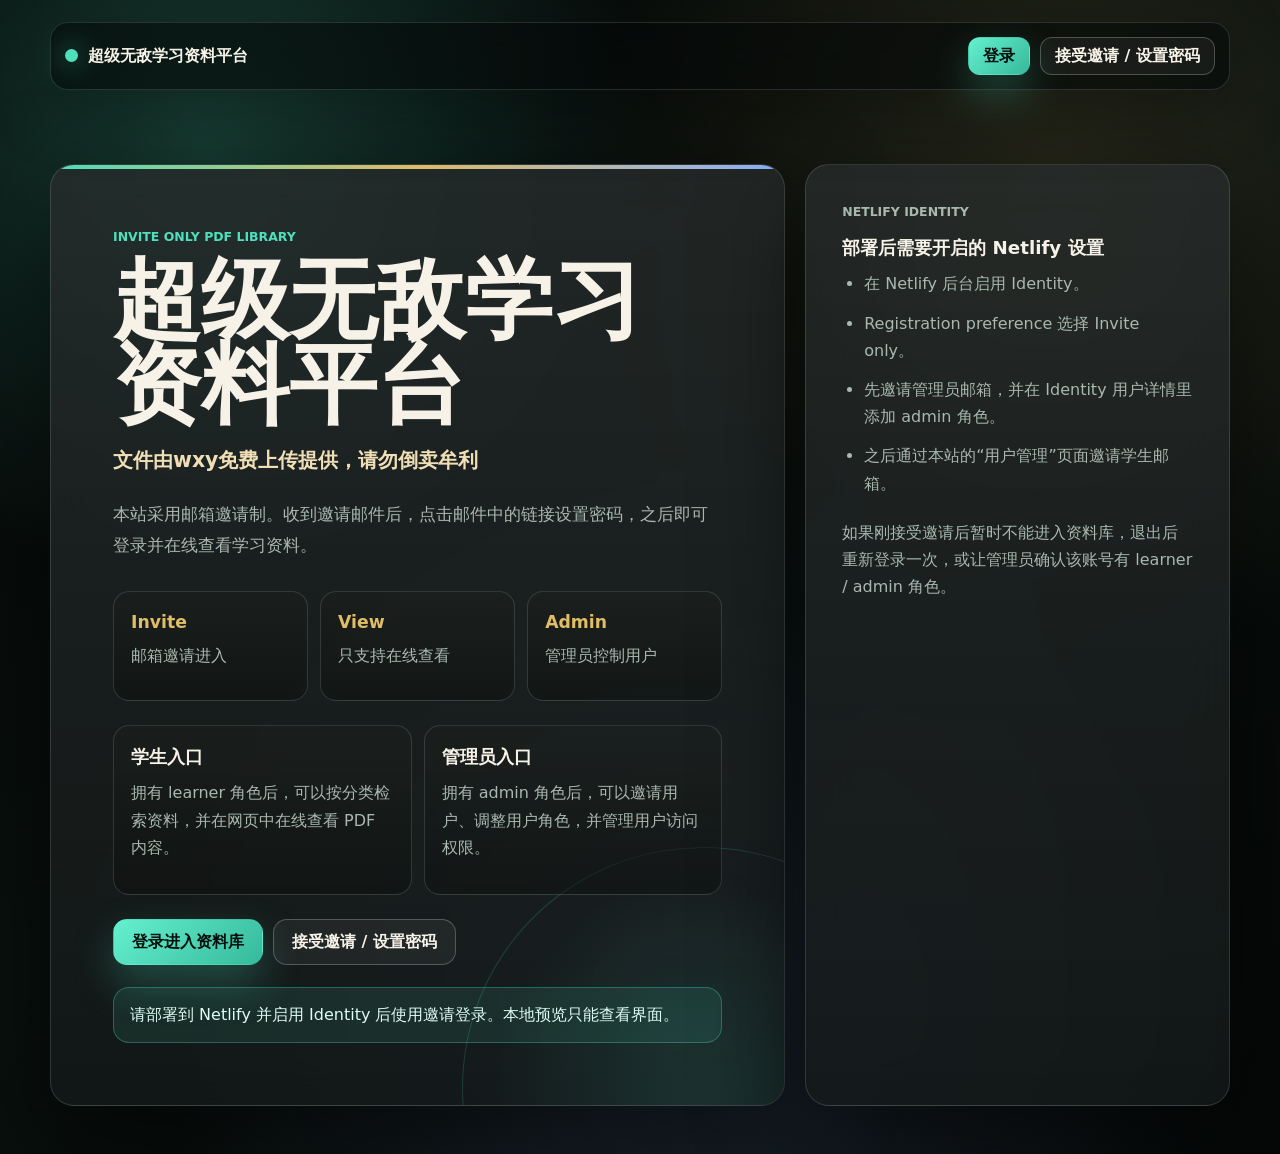
<file: index.html>
<!doctype html>
<html lang="zh-CN">
  <head>
    <meta charset="UTF-8" />
    <meta name="viewport" content="width=device-width, initial-scale=1.0" />
    <meta
      name="description"
      content="超级无敌学习资料平台，采用 Netlify Identity 邀请制登录，登录后在线查看 PDF 学习资料。"
    />
    <title>超级无敌学习资料平台</title>
    <link rel="preconnect" href="https://identity.netlify.com" />
    <link rel="dns-prefetch" href="https://identity.netlify.com" />
    <link rel="stylesheet" href="./src/styles.css" />
    <style>
      :root {
        color-scheme: dark;
        --bg: #050706;
        --ink: #f6f2e8;
        --muted: #aab8b0;
        --soft: #7e8c85;
        --line: rgba(223, 236, 226, 0.15);
        --line-strong: rgba(223, 236, 226, 0.26);
        --panel: rgba(13, 19, 18, 0.78);
        --panel-strong: rgba(18, 27, 25, 0.9);
        --green: #4ee0bd;
        --gold: #e0bd67;
        --blue: #8bb5ff;
        --shadow: 0 34px 100px rgba(0, 0, 0, 0.58);
      }

      * {
        box-sizing: border-box;
      }

      [hidden] {
        display: none !important;
      }

      html,
      body {
        margin: 0;
        min-height: 100%;
        background: var(--bg);
        color: var(--ink);
        font-family:
          Inter, ui-sans-serif, system-ui, -apple-system, BlinkMacSystemFont, "Segoe UI", "Microsoft YaHei",
          sans-serif;
      }

      body {
        background:
          radial-gradient(circle at 16% 12%, rgba(78, 224, 189, 0.24), transparent 28rem),
          radial-gradient(circle at 82% 16%, rgba(224, 189, 103, 0.14), transparent 30rem),
          radial-gradient(circle at 55% 88%, rgba(139, 181, 255, 0.16), transparent 34rem),
          linear-gradient(145deg, #050706 0%, #09100e 48%, #050706 100%);
      }

      body::before {
        content: "";
        position: fixed;
        inset: 0;
        pointer-events: none;
        background-image:
          linear-gradient(rgba(255, 255, 255, 0.035) 1px, transparent 1px),
          linear-gradient(90deg, rgba(255, 255, 255, 0.026) 1px, transparent 1px);
        background-size: 54px 54px;
        mask-image: linear-gradient(to bottom, rgba(0, 0, 0, 0.72), transparent 82%);
      }

      .auth-view {
        min-height: 100vh;
        padding: 22px;
      }

      .auth-nav {
        position: relative;
        z-index: 2;
        display: flex;
        justify-content: space-between;
        align-items: center;
        width: min(1180px, 100%);
        margin: 0 auto 18px;
        padding: 14px;
        border: 1px solid var(--line);
        border-radius: 18px;
        background: rgba(5, 8, 7, 0.58);
        box-shadow: 0 20px 70px rgba(0, 0, 0, 0.24);
        backdrop-filter: blur(20px);
      }

      .auth-nav strong {
        display: inline-flex;
        align-items: center;
        gap: 10px;
        font-size: 1rem;
      }

      .auth-nav strong span {
        width: 13px;
        height: 13px;
        border-radius: 99px;
        background: var(--green);
        box-shadow: 0 0 28px rgba(78, 224, 189, 0.9);
      }

      .auth-nav div,
      .auth-actions {
        display: flex;
        flex-wrap: wrap;
        gap: 10px;
      }

      .auth-shell {
        position: relative;
        z-index: 1;
        display: grid;
        grid-template-columns: minmax(0, 1.35fr) minmax(320px, 0.78fr);
        gap: 20px;
        width: min(1180px, 100%);
        margin: 0 auto;
      }

      .auth-card {
        border: 1px solid var(--line);
        border-radius: 24px;
        background:
          linear-gradient(180deg, rgba(255, 255, 255, 0.085), rgba(255, 255, 255, 0.025)),
          var(--panel);
        box-shadow: var(--shadow);
        backdrop-filter: blur(24px);
      }

      .hero-card {
        position: relative;
        overflow: hidden;
        padding: clamp(28px, 6vw, 62px);
      }

      .hero-card::before {
        content: "";
        position: absolute;
        inset: 0 0 auto;
        height: 4px;
        pointer-events: none;
        background: linear-gradient(90deg, var(--green), var(--gold), var(--blue));
      }

      .hero-card::after {
        content: "";
        position: absolute;
        right: -10rem;
        bottom: -14rem;
        width: 30rem;
        height: 30rem;
        border: 1px solid rgba(78, 224, 189, 0.18);
        border-radius: 999px;
        pointer-events: none;
        background: radial-gradient(circle, rgba(78, 224, 189, 0.12), transparent 64%);
      }

      .hero-card > * {
        position: relative;
        z-index: 1;
      }

      .eyebrow,
      .panel-kicker {
        margin: 0 0 12px;
        color: var(--green);
        font-size: 0.78rem;
        font-weight: 900;
        letter-spacing: 0;
        text-transform: uppercase;
      }

      h1 {
        max-width: 760px;
        margin: 0 0 18px;
        font-size: clamp(2.55rem, 7vw, 5.5rem);
        line-height: 0.96;
        letter-spacing: 0;
      }

      h2,
      h3,
      p {
        margin-top: 0;
      }

      .subtitle {
        max-width: 680px;
        margin-bottom: 22px;
        color: #f0dfb6;
        font-size: clamp(1.04rem, 2vw, 1.28rem);
        font-weight: 720;
      }

      .auth-copy {
        max-width: 720px;
        margin-bottom: 0;
        color: var(--muted);
        font-size: 1.08rem;
        line-height: 1.8;
      }

      .hero-metrics,
      .entry-grid {
        display: grid;
        grid-template-columns: repeat(3, minmax(0, 1fr));
        gap: 12px;
        margin: 30px 0 24px;
      }

      .entry-grid {
        grid-template-columns: repeat(2, minmax(0, 1fr));
        margin-top: 0;
      }

      .hero-metrics div,
      .entry-grid article {
        min-height: 110px;
        padding: 17px;
        border: 1px solid var(--line);
        border-radius: 16px;
        background:
          linear-gradient(180deg, rgba(255, 255, 255, 0.055), rgba(255, 255, 255, 0.018)),
          rgba(3, 7, 6, 0.48);
      }

      .hero-metrics strong {
        display: block;
        margin-bottom: 6px;
        color: var(--gold);
        font-size: 1.08rem;
      }

      .hero-metrics span,
      .entry-grid p,
      .setup-card p,
      .setup-card li {
        color: var(--muted);
        line-height: 1.7;
      }

      .entry-grid h2,
      .setup-card h2 {
        margin-bottom: 8px;
        font-size: 1.14rem;
      }

      .button {
        display: inline-flex;
        position: relative;
        z-index: 2;
        justify-content: center;
        align-items: center;
        min-height: 46px;
        padding: 0 18px;
        border: 1px solid transparent;
        border-radius: 14px;
        font: inherit;
        font-weight: 860;
        text-decoration: none;
        cursor: pointer;
        transition: transform 160ms ease, box-shadow 160ms ease, border-color 160ms ease, background 160ms ease;
      }

      .button:hover {
        transform: translateY(-1px);
      }

      .button.primary {
        background: linear-gradient(135deg, #64f0ce, #36b99c);
        color: #04100d;
        box-shadow: 0 18px 40px rgba(78, 224, 189, 0.28);
      }

      .button.secondary {
        border-color: var(--line-strong);
        background: rgba(255, 255, 255, 0.052);
        color: var(--ink);
      }

      .button.compact {
        min-height: 38px;
        border-radius: 12px;
        padding-inline: 14px;
      }

      .notice {
        margin: 22px 0 0;
        padding: 14px 16px;
        border: 1px solid rgba(78, 224, 189, 0.32);
        border-radius: 16px;
        background: rgba(78, 224, 189, 0.105);
        color: #defcf4;
        line-height: 1.65;
      }

      .setup-card {
        padding: clamp(24px, 4vw, 36px);
      }

      .setup-card ul {
        margin: 0 0 22px;
        padding-left: 22px;
      }

      .setup-card li {
        margin-bottom: 12px;
      }

      .invite-modal {
        position: fixed;
        inset: 0;
        z-index: 100;
        display: grid;
        place-items: start center;
        overflow: auto;
        padding: max(18px, env(safe-area-inset-top)) 14px max(24px, env(safe-area-inset-bottom));
        background: rgba(0, 0, 0, 0.62);
        backdrop-filter: blur(20px);
      }

      .invite-window {
        width: min(560px, 100%);
        max-height: calc(100dvh - 32px);
        border: 1px solid var(--line-strong);
        border-radius: 24px;
        background:
          linear-gradient(180deg, rgba(255, 255, 255, 0.095), rgba(255, 255, 255, 0.035)),
          rgba(10, 16, 15, 0.96);
        box-shadow: 0 34px 120px rgba(0, 0, 0, 0.65);
        overflow: auto;
      }

      .invite-window header {
        display: flex;
        justify-content: space-between;
        gap: 16px;
        padding: 22px 22px 14px;
        border-bottom: 1px solid var(--line);
      }

      .invite-window h2 {
        margin-bottom: 6px;
      }

      .invite-window p {
        margin-bottom: 0;
        color: var(--muted);
        line-height: 1.65;
      }

      .invite-close {
        display: inline-flex;
        justify-content: center;
        align-items: center;
        flex: 0 0 auto;
        width: 38px;
        height: 38px;
        border: 1px solid var(--line-strong);
        border-radius: 12px;
        background: rgba(255, 255, 255, 0.055);
        color: var(--ink);
        cursor: pointer;
        font: inherit;
        font-size: 1.35rem;
      }

      .invite-form {
        display: grid;
        gap: 14px;
        padding: 20px 22px 22px;
      }

      .invite-form label {
        display: grid;
        gap: 7px;
      }

      .invite-form label span {
        color: #dbe8df;
        font-weight: 800;
      }

      .invite-form input {
        width: 100%;
        min-height: 48px;
        padding: 10px 13px;
        border: 1px solid var(--line-strong);
        border-radius: 14px;
        outline: 0;
        background: rgba(0, 0, 0, 0.38);
        color: var(--ink);
        font: inherit;
        overflow: hidden;
        text-overflow: ellipsis;
      }

      .invite-form input:focus {
        border-color: rgba(78, 224, 189, 0.72);
        box-shadow: 0 0 0 4px rgba(78, 224, 189, 0.13);
      }

      .invite-grid {
        display: grid;
        grid-template-columns: repeat(2, minmax(0, 1fr));
        gap: 12px;
      }

      .invite-status {
        min-height: 24px;
        margin: 0;
        color: var(--muted);
      }

      .invite-status[data-type='error'] {
        color: #ffb0a4;
      }

      .invite-status[data-type='success'] {
        color: #91f2dc;
      }

      @media (max-width: 900px) {
        .auth-shell {
          grid-template-columns: 1fr;
        }
      }

      @media (max-width: 640px) {
        .auth-view {
          padding: 12px;
        }

        .auth-nav {
          align-items: stretch;
          flex-direction: column;
          gap: 12px;
        }

        .auth-nav div,
        .auth-actions,
        .hero-metrics,
        .entry-grid {
          display: grid;
          grid-template-columns: 1fr;
        }

        .hero-card {
          padding: 26px 20px;
        }

        .invite-grid {
          grid-template-columns: 1fr;
        }

        .invite-window {
          border-radius: 18px;
        }

        .invite-window header,
        .invite-form {
          padding-inline: 16px;
        }

        .invite-window h2 {
          font-size: 1.45rem;
        }
      }
    </style>
    <script src="./src/app.js" defer></script>
  </head>
  <body>
    <section class="auth-view" id="authView">
      <nav class="auth-nav">
        <strong><span></span>超级无敌学习资料平台</strong>
        <div>
          <button class="button primary compact" id="loginButton" type="button">登录</button>
          <button class="button secondary compact" id="acceptInviteButton" type="button">
            接受邀请 / 设置密码
          </button>
        </div>
      </nav>

      <main class="auth-shell">
        <section class="auth-card hero-card">
          <p class="eyebrow">Invite Only PDF Library</p>
          <h1>超级无敌学习资料平台</h1>
          <p class="subtitle">文件由wxy免费上传提供，请勿倒卖牟利</p>
          <p class="auth-copy">
            本站采用邮箱邀请制。收到邀请邮件后，点击邮件中的链接设置密码，之后即可登录并在线查看学习资料。
          </p>
          <div class="hero-metrics" aria-label="平台能力">
            <div>
              <strong>Invite</strong>
              <span>邮箱邀请进入</span>
            </div>
            <div>
              <strong>View</strong>
              <span>只支持在线查看</span>
            </div>
            <div>
              <strong>Admin</strong>
              <span>管理员控制用户</span>
            </div>
          </div>

          <div class="entry-grid">
            <article>
              <h2>学生入口</h2>
              <p>拥有 learner 角色后，可以按分类检索资料，并在网页中在线查看 PDF 内容。</p>
            </article>
            <article>
              <h2>管理员入口</h2>
              <p>拥有 admin 角色后，可以邀请用户、调整用户角色，并管理用户访问权限。</p>
            </article>
          </div>

          <div class="auth-actions">
            <button class="button primary" id="loginHeroButton" type="button">登录进入资料库</button>
            <button class="button secondary" id="inviteHeroButton" type="button">接受邀请 / 设置密码</button>
          </div>

          <p class="notice" id="authStatus" aria-live="polite">
            请登录；如果你是第一次进入，请先在“接受邀请 / 设置密码”处完成账号设置。
          </p>
        </section>

        <aside class="auth-card setup-card">
          <p class="panel-kicker">Netlify Identity</p>
          <h2>部署后需要开启的 Netlify 设置</h2>
          <ul>
            <li>在 Netlify 后台启用 Identity。</li>
            <li>Registration preference 选择 Invite only。</li>
            <li>先邀请管理员邮箱，并在 Identity 用户详情里添加 admin 角色。</li>
            <li>之后通过本站的“用户管理”页面邀请学生邮箱。</li>
          </ul>
          <p>
            如果刚接受邀请后暂时不能进入资料库，退出后重新登录一次，或让管理员确认该账号有
            learner / admin 角色。
          </p>
        </aside>
      </main>
    </section>

    <section class="invite-modal" id="inviteDialog" aria-labelledby="inviteDialogTitle" hidden>
      <div class="invite-window" role="dialog" aria-modal="true">
        <header>
          <div>
            <p class="panel-kicker">Accept Invitation</p>
            <h2 id="inviteDialogTitle">接受邀请 / 设置密码</h2>
            <p>从邮箱点进来会自动填入邀请码；也可以手动粘贴邀请邮件链接或邀请码。</p>
          </div>
          <button class="invite-close" id="closeInviteDialog" type="button" aria-label="关闭邀请窗口">×</button>
        </header>
        <form class="invite-form" id="inviteForm">
          <label>
            <span>邀请邮件链接</span>
            <input id="inviteLinkInput" type="url" placeholder="粘贴邀请邮件按钮里的完整链接" />
          </label>
          <label>
            <span>邀请码</span>
            <input id="inviteTokenInput" type="text" placeholder="如果链接里有 invite_token，会自动填入这里" autocomplete="one-time-code" />
          </label>
          <div class="invite-grid">
            <label>
              <span>设置密码</span>
              <input id="invitePassword" type="password" autocomplete="new-password" required />
            </label>
            <label>
              <span>再次输入密码</span>
              <input id="invitePasswordConfirm" type="password" autocomplete="new-password" required />
            </label>
          </div>
          <button class="button primary" type="submit">设置密码并完成注册</button>
          <p class="invite-status" id="inviteStatus" aria-live="polite"></p>
        </form>
      </div>
    </section>

    <section class="app-view" id="appView" hidden>
      <header class="site-header">
        <div class="shell header-grid">
          <div>
            <p class="eyebrow">Private PDF Library</p>
            <h1>超级无敌学习资料平台</h1>
            <p class="subtitle">文件由wxy免费上传提供，请勿倒卖牟利</p>
          </div>
          <div class="header-side">
            <div class="stats" aria-label="资料库统计">
              <div>
                <strong id="totalCount">0</strong>
                <span>份资料</span>
              </div>
              <div>
                <strong id="categoryCount">0</strong>
                <span>个分类</span>
              </div>
            </div>
            <div class="session-box">
              <span id="userEmail">未登录</span>
              <strong id="roleBadge">learner</strong>
            </div>
            <div class="session-actions">
              <a class="button secondary" id="contentAdminLink" href="./admin/" hidden>资料后台</a>
              <button class="button secondary" id="userAdminButton" type="button" hidden>用户管理</button>
              <button class="button secondary" id="logoutButton" type="button">退出登录</button>
            </div>
          </div>
        </div>
      </header>

      <section class="shell user-admin-panel" id="userAdminPanel" hidden>
        <div class="panel-head">
          <div>
            <h2>用户管理</h2>
            <p>邀请学生邮箱、设置 learner / admin 角色，或移除不再需要的账号。</p>
          </div>
          <button class="close-button" id="closeUserAdmin" type="button" aria-label="关闭用户管理">×</button>
        </div>

        <div class="admin-layout">
          <form class="manager-form" id="inviteUserForm">
            <h3>邀请新用户</h3>
            <label>
              <span>邮箱</span>
              <input id="inviteEmail" type="email" placeholder="student@example.com" required />
            </label>
            <label>
              <span>角色</span>
              <select id="inviteRole">
                <option value="learner">learner 学生</option>
                <option value="admin">admin 管理员</option>
              </select>
            </label>
            <button class="button primary" type="submit">发送邀请</button>
          </form>

          <div class="manager-form user-list-card">
            <div class="list-head">
              <h3>已有用户</h3>
              <button class="button secondary compact" id="refreshUsers" type="button">刷新</button>
            </div>
            <div class="user-list" id="userList"></div>
          </div>
        </div>
        <p class="form-status" id="userAdminStatus" aria-live="polite"></p>
      </section>

      <main class="shell page-layout">
        <aside class="filter-panel" aria-label="分类筛选">
          <div class="panel-head">
            <h2>分类</h2>
            <button class="ghost-button" id="clearFilters" type="button">重置</button>
          </div>
          <nav class="category-list" id="categoryList"></nav>
        </aside>

        <section class="content-area" aria-labelledby="libraryTitle">
          <div class="toolbar">
            <div>
              <h2 id="libraryTitle">全部资料</h2>
              <p id="resultSummary">正在载入资料...</p>
            </div>
            <label class="search-box">
              <span class="search-icon" aria-hidden="true">⌕</span>
              <input
                id="searchInput"
                type="search"
                autocomplete="off"
                placeholder="搜索标题、简介或标签"
              />
            </label>
          </div>

          <section class="viewer-panel" id="viewerPanel" hidden>
            <div class="viewer-head">
              <div>
                <h3 id="viewerTitle">在线查看</h3>
                <p id="viewerMeta"></p>
              </div>
              <div class="viewer-actions">
                <button class="viewer-action-button" id="fullscreenViewer" type="button" aria-label="全屏查看 PDF">
                  全屏查看
                </button>
                <button class="close-button" id="closeViewer" type="button" aria-label="关闭预览">×</button>
              </div>
            </div>
            <div class="pdf-canvas-viewer" id="pdfViewer" role="document" aria-label="PDF 在线预览"></div>
          </section>

          <div class="pdf-grid" id="pdfGrid" aria-live="polite"></div>
          <div class="empty-state" id="emptyState" hidden>
            <h3>没有找到匹配的 PDF</h3>
            <p>可以调整搜索词或切换分类。</p>
          </div>
        </section>
      </main>
    </section>
  </body>
</html>
</file>
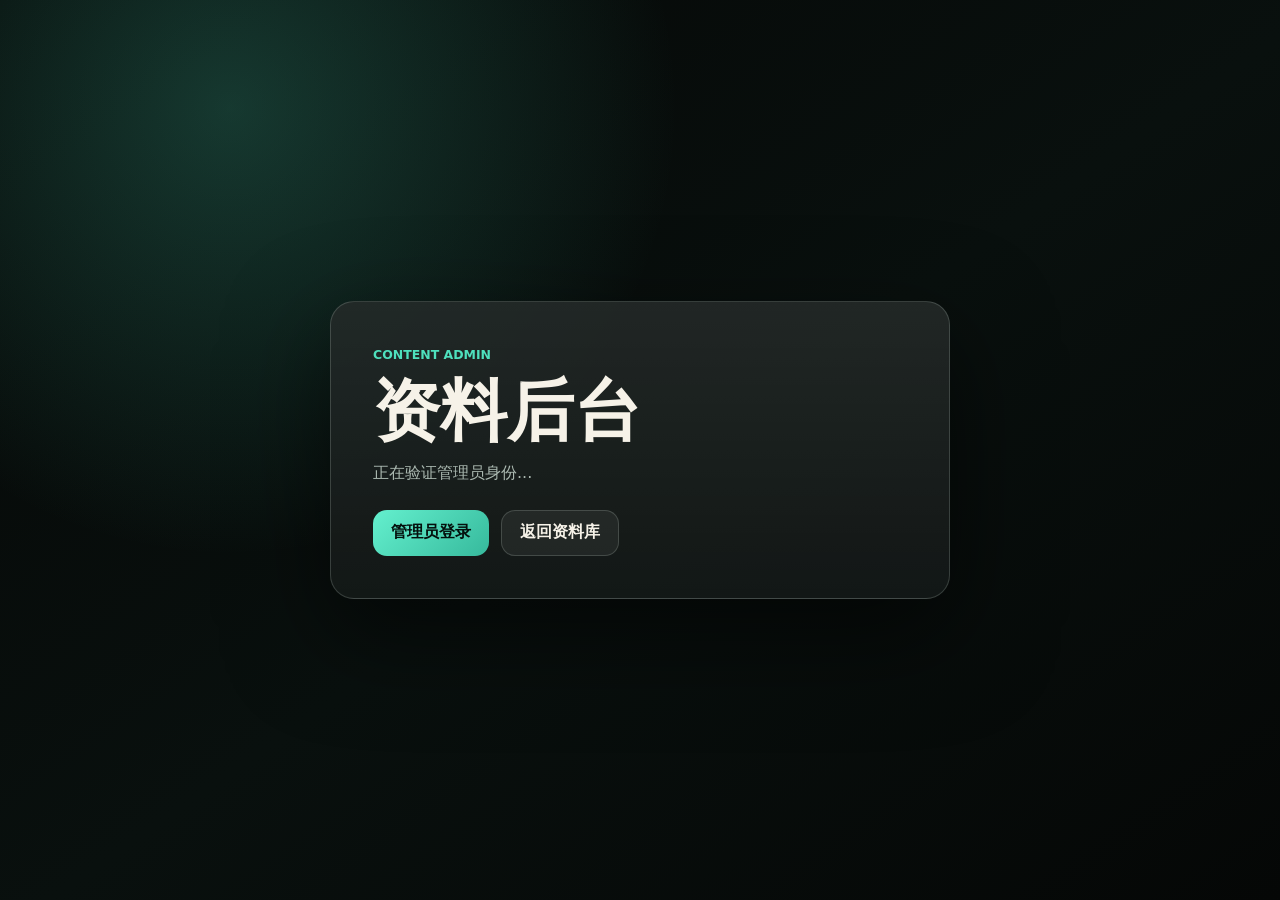
<file: admin/index.html>
<!doctype html>
<html lang="zh-CN">
  <head>
    <meta charset="UTF-8" />
    <meta name="viewport" content="width=device-width, initial-scale=1.0" />
    <meta name="robots" content="noindex" />
    <title>资料后台 - 超级无敌学习资料平台</title>
    <link href="./config.yml" type="text/yaml" rel="cms-config-url" />
    <style>
      :root {
        color-scheme: dark;
        --bg: #050706;
        --ink: #f6f2e8;
        --muted: #aab8b0;
        --line: rgba(223, 236, 226, 0.18);
        --panel: rgba(13, 19, 18, 0.86);
        --green: #4ee0bd;
      }

      * {
        box-sizing: border-box;
      }

      body {
        margin: 0;
        min-height: 100vh;
        background:
          radial-gradient(circle at 18% 12%, rgba(78, 224, 189, 0.22), transparent 28rem),
          linear-gradient(145deg, #050706 0%, #09100e 52%, #050706 100%);
        color: var(--ink);
        font-family:
          Inter, ui-sans-serif, system-ui, -apple-system, BlinkMacSystemFont, "Segoe UI", "Microsoft YaHei",
          sans-serif;
      }

      .gate {
        display: grid;
        place-items: center;
        min-height: 100vh;
        padding: 24px;
      }

      .gate-card {
        width: min(620px, 100%);
        padding: clamp(24px, 6vw, 42px);
        border: 1px solid var(--line);
        border-radius: 24px;
        background:
          linear-gradient(180deg, rgba(255, 255, 255, 0.085), rgba(255, 255, 255, 0.025)),
          var(--panel);
        box-shadow: 0 34px 100px rgba(0, 0, 0, 0.58);
      }

      .eyebrow {
        margin: 0 0 12px;
        color: var(--green);
        font-size: 0.78rem;
        font-weight: 900;
        text-transform: uppercase;
      }

      h1 {
        margin: 0 0 14px;
        font-size: clamp(2rem, 8vw, 4.2rem);
        line-height: 0.96;
      }

      p,
      li {
        color: var(--muted);
        line-height: 1.8;
      }

      .actions {
        display: flex;
        flex-wrap: wrap;
        gap: 12px;
        margin-top: 22px;
      }

      button,
      a {
        display: inline-flex;
        align-items: center;
        justify-content: center;
        min-height: 46px;
        padding: 0 18px;
        border: 1px solid var(--line);
        border-radius: 14px;
        background: rgba(255, 255, 255, 0.06);
        color: var(--ink);
        font: inherit;
        font-weight: 850;
        text-decoration: none;
        cursor: pointer;
      }

      .primary {
        border: 0;
        background: linear-gradient(135deg, #64f0ce, #36b99c);
        color: #04100d;
      }
    </style>
  </head>
  <body>
    <main class="gate" id="gate">
      <section class="gate-card">
        <p class="eyebrow">Content Admin</p>
        <h1>资料后台</h1>
        <p id="status">正在验证管理员身份...</p>
        <ul id="help" hidden>
          <li>如果看到 Git Gateway 报错，请在 Netlify 后台开启 Identity 里的 Git Gateway。</li>
          <li>确认这个站点是从 GitHub 仓库部署，而不是拖拽 zip 部署。</li>
          <li>如果 GitHub 默认分支不是 main，请把 admin/config.yml 里的 branch 改成你的分支名。</li>
        </ul>
        <div class="actions">
          <button class="primary" id="loginButton" type="button" hidden>管理员登录</button>
          <a href="../">返回资料库</a>
        </div>
      </section>
    </main>

    <script src="https://identity.netlify.com/v1/netlify-identity-widget.js"></script>
    <script>
      const statusEl = document.querySelector('#status');
      const helpEl = document.querySelector('#help');
      const gateEl = document.querySelector('#gate');
      const loginButton = document.querySelector('#loginButton');
      let cmsLoaded = false;

      loginButton.addEventListener('click', () => {
        window.netlifyIdentity.open('login');
      });

      window.netlifyIdentity.on('init', handleUser);
      window.netlifyIdentity.on('login', (user) => {
        window.netlifyIdentity.close();
        handleUser(user);
      });
      window.netlifyIdentity.on('logout', () => {
        statusEl.textContent = '请先使用 admin 账号登录，登录后才能管理 PDF 文件和分类。';
        loginButton.hidden = false;
        helpEl.hidden = false;
      });
      window.netlifyIdentity.init();

      function handleUser(user) {
        if (!user) {
          statusEl.textContent = '请先使用 admin 账号登录，登录后才能管理 PDF 文件和分类。';
          loginButton.hidden = false;
          helpEl.hidden = false;
          return;
        }

        if (!getRoles(user).includes('admin')) {
          statusEl.textContent = '当前账号没有 admin 角色，不能进入资料后台。';
          loginButton.hidden = true;
          helpEl.hidden = false;
          return;
        }

        loadCms();
      }

      function getRoles(user) {
        const roles =
          user?.app_metadata?.roles ||
          user?.app_metadata?.authorization?.roles ||
          user?.user_metadata?.roles ||
          [];
        return Array.isArray(roles) ? roles : [];
      }

      function loadCms() {
        if (cmsLoaded) return;
        cmsLoaded = true;
        statusEl.textContent = '正在打开资料编辑器...';
        helpEl.hidden = false;

        const script = document.createElement('script');
        script.src = 'https://unpkg.com/decap-cms@^3.6.0/dist/decap-cms.js';
        script.onload = () => {
          gateEl.remove();
        };
        script.onerror = () => {
          cmsLoaded = false;
          statusEl.textContent = '资料编辑器加载失败，请检查网络后刷新页面。';
          helpEl.hidden = false;
        };
        document.body.appendChild(script);
      }
    </script>
  </body>
</html>
</file>
<file: src/styles.css>
:root {
  color-scheme: dark;
  --bg: #060807;
  --bg-2: #0b1110;
  --panel: rgba(18, 25, 24, 0.82);
  --panel-solid: #121918;
  --panel-soft: #182321;
  --panel-deep: #0c1110;
  --text: #f4f1e8;
  --muted: #aeb8b2;
  --faint: #76847d;
  --line: rgba(203, 218, 209, 0.14);
  --line-strong: rgba(203, 218, 209, 0.24);
  --accent: #48d6b5;
  --accent-2: #d8b45a;
  --accent-3: #7aa7ff;
  --danger: #ff8e7e;
  --shadow: 0 26px 80px rgba(0, 0, 0, 0.46);
  --radius: 8px;
}

* {
  box-sizing: border-box;
}

[hidden] {
  display: none !important;
}

html {
  background: var(--bg);
}

body {
  margin: 0;
  min-height: 100vh;
  background:
    linear-gradient(135deg, rgba(72, 214, 181, 0.16), transparent 28rem),
    radial-gradient(circle at 82% 10%, rgba(216, 180, 90, 0.12), transparent 24rem),
    radial-gradient(circle at 42% 88%, rgba(122, 167, 255, 0.13), transparent 28rem),
    linear-gradient(180deg, #070a09 0%, #0b100f 44%, #070908 100%);
  color: var(--text);
  font-family:
    Inter, ui-sans-serif, system-ui, -apple-system, BlinkMacSystemFont, "Segoe UI", "Microsoft YaHei",
    sans-serif;
  line-height: 1.55;
}

body::before {
  content: "";
  position: fixed;
  inset: 0;
  z-index: -1;
  pointer-events: none;
  background-image:
    linear-gradient(rgba(255, 255, 255, 0.025) 1px, transparent 1px),
    linear-gradient(90deg, rgba(255, 255, 255, 0.018) 1px, transparent 1px);
  background-size: 48px 48px;
  mask-image: linear-gradient(to bottom, rgba(0, 0, 0, 0.72), transparent 78%);
}

button,
input,
select {
  font: inherit;
}

button {
  cursor: pointer;
}

h1,
h2,
h3,
p {
  margin-top: 0;
}

.shell,
.auth-shell,
.auth-nav {
  width: min(1200px, calc(100% - 36px));
  margin-inline: auto;
}

.button {
  display: inline-flex;
  justify-content: center;
  align-items: center;
  min-height: 44px;
  padding: 0 18px;
  border: 1px solid transparent;
  border-radius: var(--radius);
  color: var(--text);
  font-weight: 850;
  letter-spacing: 0;
  text-decoration: none;
  transition:
    transform 160ms ease,
    border-color 160ms ease,
    background 160ms ease,
    box-shadow 160ms ease;
}

.button:hover {
  transform: translateY(-1px);
}

.button.primary {
  background: linear-gradient(135deg, #5ce4c4, #30ad92);
  color: #06100d;
  box-shadow: 0 16px 34px rgba(72, 214, 181, 0.24);
}

.button.primary:hover {
  box-shadow: 0 20px 40px rgba(72, 214, 181, 0.32);
}

.button.secondary {
  background: rgba(255, 255, 255, 0.045);
  border-color: var(--line-strong);
  color: #ebe9df;
}

.button.secondary:hover {
  border-color: rgba(72, 214, 181, 0.55);
  background: rgba(72, 214, 181, 0.09);
}

.button.compact {
  min-height: 38px;
  padding-inline: 14px;
}

.auth-view {
  min-height: 100vh;
  padding-bottom: 48px;
}

.auth-nav {
  position: sticky;
  top: 0;
  z-index: 20;
  display: flex;
  justify-content: space-between;
  align-items: center;
  padding: 22px 0 14px;
  backdrop-filter: blur(20px);
}

.auth-nav strong {
  display: inline-flex;
  align-items: center;
  gap: 10px;
  font-size: 1.02rem;
}

.auth-nav strong span {
  width: 12px;
  height: 12px;
  border-radius: 99px;
  background: var(--accent);
  box-shadow: 0 0 28px rgba(72, 214, 181, 0.9);
}

.auth-nav div,
.auth-actions,
.session-actions {
  display: flex;
  flex-wrap: wrap;
  gap: 10px;
}

.auth-nav div {
  justify-content: flex-end;
}

.auth-shell {
  display: grid;
  grid-template-columns: minmax(0, 1.35fr) minmax(320px, 0.78fr);
  gap: 20px;
  align-items: stretch;
  padding: 56px 0 26px;
}

.auth-card,
.site-header,
.user-admin-panel,
.filter-panel,
.viewer-panel,
.pdf-card,
.manager-form,
.stats div,
.session-box,
.empty-state {
  border: 1px solid var(--line);
  border-radius: var(--radius);
  background:
    linear-gradient(180deg, rgba(255, 255, 255, 0.07), rgba(255, 255, 255, 0.025)),
    var(--panel);
  box-shadow: var(--shadow);
  backdrop-filter: blur(18px);
}

.hero-card {
  position: relative;
  overflow: hidden;
  padding: clamp(28px, 5.5vw, 56px);
}

.hero-card::after {
  content: "";
  position: absolute;
  right: -140px;
  bottom: -160px;
  width: 360px;
  height: 360px;
  border: 1px solid rgba(72, 214, 181, 0.18);
  border-radius: 999px;
  pointer-events: none;
  background: radial-gradient(circle, rgba(72, 214, 181, 0.14), transparent 64%);
}

.hero-card > * {
  position: relative;
  z-index: 1;
}

.setup-card {
  align-self: stretch;
  padding: clamp(24px, 4vw, 36px);
}

.eyebrow,
.panel-kicker {
  margin-bottom: 10px;
  color: var(--accent);
  font-size: 0.78rem;
  font-weight: 900;
  letter-spacing: 0;
  text-transform: uppercase;
}

h1 {
  max-width: 780px;
  margin-bottom: 14px;
  font-size: clamp(2.5rem, 6.4vw, 5.25rem);
  line-height: 0.98;
  letter-spacing: 0;
}

.subtitle {
  max-width: 720px;
  margin-bottom: 20px;
  color: #e7dfc8;
  font-size: clamp(1rem, 2vw, 1.22rem);
  font-weight: 650;
}

.auth-copy {
  max-width: 730px;
  margin-bottom: 0;
  color: var(--muted);
  font-size: 1.05rem;
}

.hero-metrics {
  display: grid;
  grid-template-columns: repeat(3, minmax(0, 1fr));
  gap: 10px;
  margin: 28px 0 24px;
}

.hero-metrics div,
.entry-grid article {
  min-height: 108px;
  padding: 16px;
  border: 1px solid var(--line);
  border-radius: var(--radius);
  background: rgba(7, 11, 10, 0.5);
}

.hero-metrics strong {
  display: block;
  margin-bottom: 6px;
  color: var(--accent-2);
  font-size: 1.05rem;
}

.hero-metrics span,
.entry-grid p,
.setup-card p,
.setup-card li {
  color: var(--muted);
}

.entry-grid {
  display: grid;
  grid-template-columns: repeat(2, minmax(0, 1fr));
  gap: 12px;
  margin: 0 0 24px;
}

.entry-grid h2,
.setup-card h2 {
  margin-bottom: 8px;
  font-size: 1.08rem;
}

.notice {
  margin: 18px 0 0;
  padding: 14px 16px;
  border: 1px solid rgba(72, 214, 181, 0.3);
  border-radius: var(--radius);
  background: rgba(72, 214, 181, 0.1);
  color: #dffcf4;
}

.notice[data-type='error'],
.form-status[data-type='error'] {
  color: var(--danger);
}

.notice[data-type='success'],
.form-status[data-type='success'] {
  color: #8cf1d9;
}

.setup-card ul {
  margin: 0 0 22px;
  padding-left: 22px;
}

.setup-card li {
  margin-bottom: 10px;
}

.site-header {
  margin: 20px auto 0;
  width: min(1200px, calc(100% - 36px));
}

.header-grid {
  display: grid;
  grid-template-columns: minmax(0, 1fr) minmax(280px, 340px);
  gap: 24px;
  align-items: end;
  padding: clamp(24px, 4vw, 42px);
}

.header-side {
  display: grid;
  gap: 12px;
}

.stats {
  display: grid;
  grid-template-columns: repeat(2, minmax(0, 1fr));
  gap: 10px;
}

.stats div {
  min-height: 92px;
  padding: 16px;
  background: rgba(7, 11, 10, 0.42);
  box-shadow: none;
}

.stats strong {
  display: block;
  color: var(--accent-2);
  font-size: 2rem;
  line-height: 1;
}

.stats span {
  display: block;
  margin-top: 9px;
  color: var(--muted);
}

.session-box {
  display: flex;
  justify-content: space-between;
  gap: 10px;
  align-items: center;
  padding: 12px;
  background: rgba(7, 11, 10, 0.42);
  box-shadow: none;
}

.session-box span {
  min-width: 0;
  overflow: hidden;
  color: var(--muted);
  text-overflow: ellipsis;
  white-space: nowrap;
}

.session-box strong {
  flex: 0 0 auto;
  padding: 3px 10px;
  border: 1px solid rgba(72, 214, 181, 0.24);
  border-radius: 999px;
  color: var(--accent);
  background: rgba(72, 214, 181, 0.1);
}

.session-actions {
  display: grid;
  grid-template-columns: repeat(2, minmax(0, 1fr));
}

.session-actions .button:only-child {
  grid-column: 1 / -1;
}

.user-admin-panel {
  margin-top: 20px;
  padding: 18px;
}

.panel-head,
.toolbar,
.card-top,
.card-actions,
.viewer-head,
.list-head {
  display: flex;
  align-items: center;
}

.panel-head,
.toolbar,
.viewer-head,
.list-head {
  justify-content: space-between;
  gap: 16px;
}

.panel-head h2,
.toolbar h2,
.viewer-head h3,
.list-head h3 {
  margin-bottom: 0;
}

.panel-head p,
.viewer-head p,
#resultSummary {
  margin: 6px 0 0;
  color: var(--faint);
  font-size: 0.94rem;
}

.close-button,
.ghost-button,
.viewer-action-button {
  border: 1px solid var(--line-strong);
  background: rgba(255, 255, 255, 0.04);
  color: var(--text);
  border-radius: var(--radius);
}

.close-button {
  display: inline-flex;
  justify-content: center;
  align-items: center;
  width: 38px;
  height: 38px;
  font-size: 1.35rem;
  line-height: 1;
}

.ghost-button {
  min-height: 34px;
  padding: 0 12px;
  color: var(--accent);
  font-weight: 850;
}

.viewer-actions {
  display: flex;
  align-items: center;
  gap: 10px;
}

.viewer-action-button {
  min-height: 38px;
  padding: 0 12px;
  color: var(--accent);
  font-weight: 850;
}

.admin-layout {
  display: grid;
  grid-template-columns: minmax(260px, 0.72fr) minmax(0, 1.28fr);
  gap: 16px;
  margin-top: 16px;
}

.manager-form {
  display: grid;
  gap: 12px;
  padding: 16px;
  background: rgba(7, 11, 10, 0.42);
  box-shadow: none;
}

.manager-form h3 {
  margin-bottom: 0;
}

.manager-form label {
  display: grid;
  gap: 6px;
}

.manager-form label span {
  color: var(--muted);
  font-size: 0.86rem;
  font-weight: 850;
}

.manager-form input,
.manager-form select,
.search-box input {
  width: 100%;
  min-height: 42px;
  padding: 9px 11px;
  border: 1px solid var(--line-strong);
  border-radius: var(--radius);
  outline: 0;
  background: rgba(1, 4, 4, 0.62);
  color: var(--text);
}

.manager-form input::placeholder,
.search-box input::placeholder {
  color: #6e7b75;
}

.manager-form input:focus,
.manager-form select:focus,
.search-box:focus-within {
  border-color: rgba(72, 214, 181, 0.72);
  box-shadow: 0 0 0 4px rgba(72, 214, 181, 0.13);
}

.form-status {
  min-height: 22px;
  margin: 12px 0 0;
  color: var(--muted);
  font-size: 0.92rem;
}

.user-list {
  display: grid;
  gap: 10px;
  max-height: 420px;
  overflow: auto;
}

.user-row {
  display: grid;
  grid-template-columns: minmax(0, 1fr) 140px auto;
  gap: 10px;
  align-items: center;
  padding: 12px;
  border: 1px solid var(--line);
  border-radius: var(--radius);
  background: rgba(255, 255, 255, 0.035);
}

.user-row strong,
.user-row span {
  display: block;
  min-width: 0;
  overflow: hidden;
  text-overflow: ellipsis;
  white-space: nowrap;
}

.user-row span,
.muted {
  color: var(--faint);
  font-size: 0.86rem;
}

.page-layout {
  display: grid;
  grid-template-columns: 260px minmax(0, 1fr);
  gap: 22px;
  padding: 22px 0 48px;
}

.filter-panel {
  align-self: start;
  position: sticky;
  top: 18px;
  padding: 18px;
}

.category-list {
  display: grid;
  gap: 8px;
  margin-top: 14px;
}

.category-button {
  display: flex;
  justify-content: space-between;
  align-items: center;
  width: 100%;
  min-height: 44px;
  padding: 9px 10px;
  border: 1px solid transparent;
  border-radius: var(--radius);
  background: transparent;
  color: #d6ddd8;
  text-align: left;
}

.category-button:hover {
  border-color: var(--line);
  background: rgba(255, 255, 255, 0.04);
}

.category-button.active {
  border-color: rgba(72, 214, 181, 0.4);
  background: rgba(72, 214, 181, 0.12);
  color: var(--accent);
  font-weight: 900;
}

.category-button strong {
  min-width: 30px;
  padding: 2px 8px;
  border-radius: 999px;
  background: rgba(255, 255, 255, 0.07);
  color: var(--text);
  text-align: center;
}

.content-area {
  min-width: 0;
}

.toolbar {
  margin-bottom: 18px;
  padding: 14px 0 2px;
}

.search-box {
  display: flex;
  align-items: center;
  width: min(390px, 100%);
  min-height: 46px;
  padding: 0 13px;
  border: 1px solid var(--line);
  border-radius: var(--radius);
  background: rgba(18, 25, 24, 0.72);
}

.search-icon {
  margin-right: 8px;
  color: var(--accent-2);
  font-size: 1.18rem;
}

.search-box input {
  min-height: auto;
  padding: 0;
  border: 0;
  background: transparent;
}

.viewer-panel {
  margin-bottom: 18px;
  overflow: hidden;
}

.viewer-panel:fullscreen,
.viewer-panel.fullscreen-fallback {
  position: fixed;
  inset: 0;
  z-index: 200;
  display: flex;
  flex-direction: column;
  width: 100vw;
  height: 100dvh;
  margin: 0;
  border-radius: 0;
  background: #050706;
}

.viewer-panel:-webkit-full-screen {
  display: flex;
  flex-direction: column;
  width: 100vw;
  height: 100vh;
  margin: 0;
  border-radius: 0;
  background: #050706;
}

.viewer-head {
  padding: 16px;
  border-bottom: 1px solid var(--line);
  background: rgba(255, 255, 255, 0.025);
}

#pdfViewer {
  display: grid;
  gap: 18px;
  width: 100%;
  height: min(74vh, 780px);
  padding: 16px;
  overflow: auto;
  background:
    radial-gradient(circle at top, rgba(72, 214, 181, 0.08), transparent 22rem),
    #050706;
}

.pdf-page-canvas {
  display: block;
  max-width: 100%;
  height: auto;
  margin: 0 auto;
  border-radius: 6px;
  background: #ffffff;
  box-shadow: 0 18px 46px rgba(0, 0, 0, 0.45);
}

.viewer-message {
  align-self: center;
  justify-self: center;
  margin: 0;
  padding: 18px;
  color: var(--muted);
  text-align: center;
}

.viewer-message.error {
  color: var(--danger);
}

.fallback-notice {
  width: min(760px, 100%);
  margin: 0 auto;
  border: 1px solid rgba(78, 224, 189, 0.24);
  border-radius: 14px;
  background: rgba(78, 224, 189, 0.08);
  color: #d9fff5;
}

.pdf-fallback-frame {
  display: block;
  width: 100%;
  min-height: 680px;
  border: 0;
  border-radius: 8px;
  background: #ffffff;
}

.viewer-panel:fullscreen #pdfViewer,
.viewer-panel.fullscreen-fallback #pdfViewer {
  flex: 1;
  height: auto;
  min-height: 0;
}

.viewer-panel:fullscreen .pdf-fallback-frame,
.viewer-panel.fullscreen-fallback .pdf-fallback-frame,
.viewer-panel:-webkit-full-screen .pdf-fallback-frame {
  flex: 1;
  min-height: 0;
}

.viewer-panel:-webkit-full-screen #pdfViewer {
  flex: 1;
  height: auto;
  min-height: 0;
}

.pdf-grid {
  display: grid;
  grid-template-columns: repeat(3, minmax(0, 1fr));
  gap: 16px;
}

.pdf-card {
  position: relative;
  display: flex;
  flex-direction: column;
  min-height: 338px;
  padding: 18px;
  overflow: hidden;
}

.pdf-card::before {
  content: "";
  position: absolute;
  inset: 0 0 auto;
  height: 3px;
  pointer-events: none;
  background: linear-gradient(90deg, var(--accent), var(--accent-2));
  opacity: 0.86;
}

.card-top {
  justify-content: space-between;
  gap: 10px;
  margin-bottom: 16px;
}

.file-badge,
.category-pill,
.tag-list span {
  display: inline-flex;
  align-items: center;
  min-height: 26px;
  border-radius: 999px;
  font-size: 0.78rem;
  font-weight: 900;
  white-space: nowrap;
}

.file-badge {
  padding: 0 9px;
  border: 1px solid rgba(216, 180, 90, 0.22);
  background: rgba(216, 180, 90, 0.12);
  color: #f1d992;
}

.category-pill {
  max-width: 62%;
  padding: 0 10px;
  overflow: hidden;
  border: 1px solid rgba(72, 214, 181, 0.24);
  background: rgba(72, 214, 181, 0.11);
  color: var(--accent);
  text-overflow: ellipsis;
}

.pdf-card h3 {
  margin-bottom: 10px;
  font-size: 1.13rem;
  line-height: 1.32;
}

.description {
  display: -webkit-box;
  min-height: 72px;
  margin-bottom: 16px;
  overflow: hidden;
  color: var(--muted);
  -webkit-box-orient: vertical;
  -webkit-line-clamp: 3;
}

.meta-list {
  display: grid;
  gap: 10px;
  margin: 0 0 14px;
  padding: 0;
}

.meta-list div {
  display: flex;
  justify-content: space-between;
  gap: 14px;
  padding-bottom: 10px;
  border-bottom: 1px solid var(--line);
}

.meta-list dt {
  color: var(--faint);
  font-size: 0.86rem;
}

.meta-list dd {
  margin: 0;
  color: var(--text);
  font-weight: 850;
  text-align: right;
}

.tag-list {
  display: flex;
  flex-wrap: wrap;
  gap: 6px;
  min-height: 32px;
  margin-bottom: 18px;
}

.tag-list span {
  padding: 0 9px;
  background: rgba(216, 180, 90, 0.12);
  color: #f1d992;
}

.card-actions {
  margin-top: auto;
}

.card-actions .button {
  width: 100%;
}

.empty-state {
  padding: 42px 20px;
  border-style: dashed;
  text-align: center;
}

.empty-state p {
  margin-bottom: 0;
  color: var(--muted);
}

@media (max-width: 1060px) {
  .auth-shell,
  .header-grid,
  .page-layout,
  .admin-layout {
    grid-template-columns: 1fr;
  }

  .filter-panel {
    position: static;
  }

  .category-list {
    grid-template-columns: repeat(2, minmax(0, 1fr));
  }

  .pdf-grid {
    grid-template-columns: repeat(2, minmax(0, 1fr));
  }
}

@media (max-width: 700px) {
  .shell,
  .auth-shell,
  .auth-nav,
  .site-header {
    width: min(100% - 22px, 1200px);
  }

  .auth-nav {
    align-items: stretch;
    flex-direction: column;
    gap: 12px;
  }

  .auth-nav div,
  .auth-actions {
    display: grid;
    grid-template-columns: 1fr;
  }

  .hero-metrics,
  .entry-grid,
  .stats,
  .session-actions,
  .category-list,
  .pdf-grid,
  .user-row {
    grid-template-columns: 1fr;
  }

  .toolbar,
  .panel-head,
  .viewer-head {
    align-items: stretch;
    flex-direction: column;
  }

  .viewer-actions {
    display: grid;
    grid-template-columns: 1fr auto;
  }

  .search-box {
    width: 100%;
  }

  .pdf-card {
    min-height: auto;
  }

  #pdfViewer {
    height: 66vh;
  }
}
</file>
